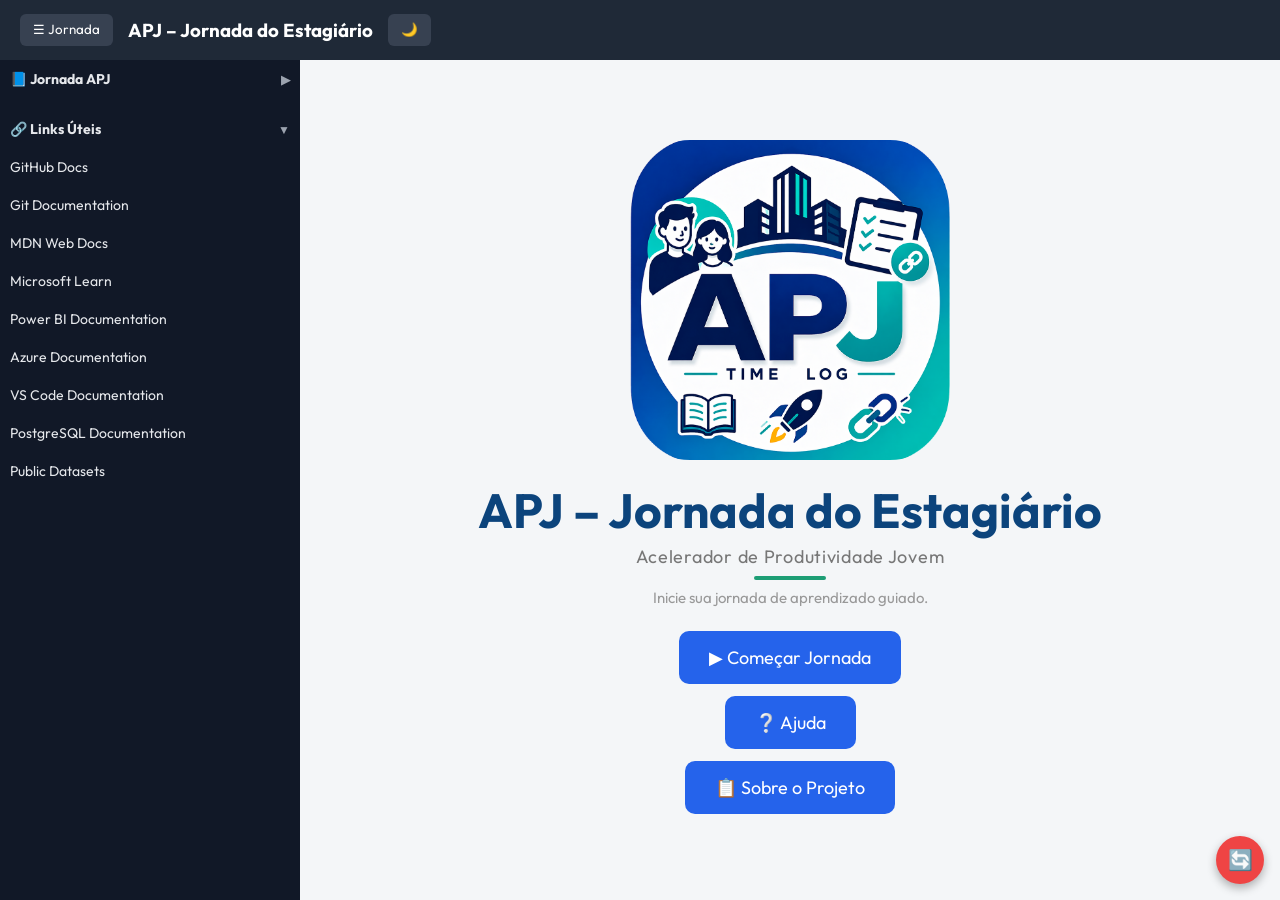
<file: index.html>
<!DOCTYPE html>
<html lang="pt-BR">

<head>
  <meta charset="UTF-8">
  <meta name="viewport" content="width=device-width, initial-scale=1.0">
  <title>APJ – Acelerador de Produtividade do Jovem</title>
  <link rel="stylesheet" href="css/style.css">
  <link rel="shortcut icon" type="imagex/png" href="assets/logotop.png">
  <link rel="preconnect" href="https://fonts.googleapis.com">
  <link href="https://fonts.googleapis.com/css2?family=Outfit:wght@400;600;700&display=swap" rel="stylesheet">
</head>

<body>

  <header>
    <button onclick="toggleSidebar()">☰ Jornada</button>
    <h3>APJ – Jornada do Estagiário</h3>

    <!-- Botão Reset (DEV) -->
    <button id="dev-reset" title="Resetar progresso (DEV)">
      🔄
    </button>
    <button onclick="toggleDarkMode()" id="darkToggle" aria-label="Ativar modo escuro">🌙</button>

  </header>

  <div id="layout">

    <div id="sidebar">

      <!-- Jornada APJ -->
      <div class="sidebar-section">
        <div class="sidebar-header" onclick="toggleSection('jornada')">
          📘 Jornada APJ
          <span id="arrow-jornada">▶</span>
        </div>

        <!-- COMEÇA FECHADA -->
        <div id="jornada-content" class="sidebar-content collapsed"></div>
      </div>

      <!-- Links Úteis -->
      <div class="sidebar-section">
        <div class="sidebar-header" onclick="toggleSection('links')">
          🔗 Links Úteis
          <span id="arrow-links">▼</span>
        </div>

        <!-- COMEÇA ABERTA -->
        <div id="links-content" class="sidebar-content"></div>
      </div>

    </div>

    <div id="content">
      <div id="home">

        <!-- Logo centralizado -->
        <div class="apj-logo-ring">
          <img src="assets/logo1.png" alt="" role="presentation">
        </div>

        <!-- Textos -->
        <div class="apj-texts">
          <h1 class="apj-title">APJ – Jornada do Estagiário</h1>
          <h2 class="apj-subtitle">Acelerador de Produtividade Jovem</h2>
          <div class="apj-divider"></div>
          <p class="apj-desc">Inicie sua jornada de aprendizado guiado.</p>
        </div>

        <!-- Botões -->
        <div class="apj-buttons">
          <button onclick="startJourney()">▶ Começar Jornada</button>
          <button onclick="Help()">❔ Ajuda</button>
          <button onclick="About()">📋 Sobre o Projeto</button>
        </div>

      </div>
    </div>

  </div>

  <div id="modal-img" class="modal-img">
    <span class="fechar">&times;</span>
    <img class="modal-conteudo" id="img-expandida">
  </div>

  <script src="js/data.js"></script>
  <script src="js/app.js"></script>
</body>

</html>
</file>
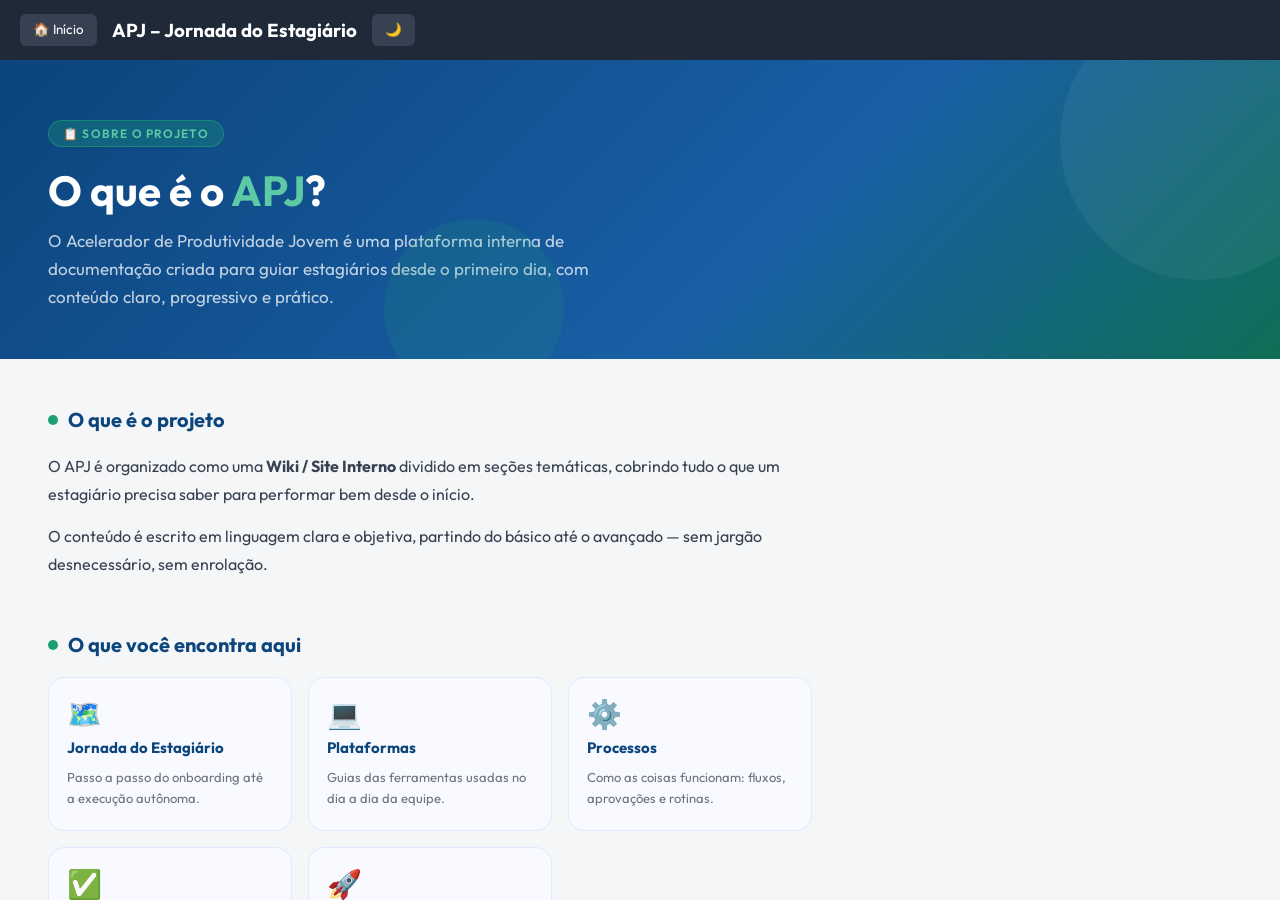
<file: about.html>
<!DOCTYPE html>
<html lang="pt-BR">

<head>
  <meta charset="UTF-8">
  <meta name="viewport" content="width=device-width, initial-scale=1.0">
  <title>APJ – Sobre</title>
  <script>
    (function () {
      const darkMode = localStorage.getItem("darkMode");
      if (darkMode === "on") {
        document.addEventListener("DOMContentLoaded", () => {
          document.body.classList.add("dark-mode");
        });
      }
    })();
  </script>
  <link rel="shortcut icon" type="imagex/png" href="assets/logotop.png">
  <link rel="stylesheet" href="css/style.css">
  <link rel="stylesheet" href="css/about.css">
</head>

<body>

  <header>
    <button onclick="goHome()">🏠 Início</button>
    <h3>APJ – Jornada do Estagiário</h3>
    <button onclick="toggleDarkMode()" id="darkToggle" aria-label="Ativar modo escuro">🌙</button>
  </header>

  <div id="layout">
    <div id="content">

      <!-- HERO -->
      <div class="about-hero">
        <div class="hero-badge">📋 Sobre o Projeto</div>
        <h1>O que é o <span>APJ</span>?</h1>
        <p>O Acelerador de Produtividade Jovem é uma plataforma interna de documentação criada para guiar estagiários desde o primeiro dia, com conteúdo claro, progressivo e prático.</p>
      </div>

      <!-- BODY -->
      <div class="about-body">

        <!-- O QUE É -->
        <div class="about-intro">
          <div class="section-label"><div class="dot"></div><h2>O que é o projeto</h2></div>
          <p>O APJ é organizado como uma <strong>Wiki / Site Interno</strong> dividido em seções temáticas, cobrindo tudo o que um estagiário precisa saber para performar bem desde o início.</p>
          <p>O conteúdo é escrito em linguagem clara e objetiva, partindo do básico até o avançado — sem jargão desnecessário, sem enrolação.</p>
        </div>

        <!-- PILARES -->
        <div>
          <div class="section-label"><div class="dot"></div><h2>O que você encontra aqui</h2></div>
          <div class="pillars-grid">
            <div class="pillar-card">
              <div class="pillar-icon">🗺️</div>
              <h3>Jornada do Estagiário</h3>
              <p>Passo a passo do onboarding até a execução autônoma.</p>
            </div>
            <div class="pillar-card">
              <div class="pillar-icon">💻</div>
              <h3>Plataformas</h3>
              <p>Guias das ferramentas usadas no dia a dia da equipe.</p>
            </div>
            <div class="pillar-card">
              <div class="pillar-icon">⚙️</div>
              <h3>Processos</h3>
              <p>Como as coisas funcionam: fluxos, aprovações e rotinas.</p>
            </div>
            <div class="pillar-card">
              <div class="pillar-icon">✅</div>
              <h3>Boas Práticas</h3>
              <p>O que funciona, o que evitar e como entregar com qualidade.</p>
            </div>
            <div class="pillar-card">
              <div class="pillar-icon">🚀</div>
              <h3>Exemplos Práticos</h3>
              <p>Casos reais e templates prontos para usar.</p>
            </div>
          </div>
        </div>

        <!-- COMO FUNCIONA -->
        <div>
          <div class="section-label"><div class="dot"></div><h2>Como funciona a jornada</h2></div>
          <div class="steps">
            <div class="step-item">
              <div class="step-num">1</div>
              <div class="step-text">
                <h4>Acesse a Jornada</h4>
                <p>Clique em "Começar Jornada" na tela inicial e siga os módulos em ordem.</p>
              </div>
            </div>
            <div class="step-item">
              <div class="step-num">2</div>
              <div class="step-text">
                <h4>Leia e pratique</h4>
                <p>Cada seção tem explicações, checklists e exemplos práticos para fixar o conteúdo.</p>
              </div>
            </div>
            <div class="step-item">
              <div class="step-num">3</div>
              <div class="step-text">
                <h4>Marque seu progresso</h4>
                <p>Conforme avança, seu progresso é salvo automaticamente para você retomar de onde parou.</p>
              </div>
            </div>
            <div class="step-item">
              <div class="step-num">4</div>
              <div class="step-text">
                <h4>Consulte quando precisar</h4>
                <p>Use os links úteis e seções como referência rápida no dia a dia.</p>
              </div>
            </div>
          </div>
        </div>

        <!-- PÚBLICO ALVO -->
        <div class="audience-box">
          <div class="audience-icon">🎯</div>
          <div>
            <h3>Para quem é o APJ?</h3>
            <p>Feito para <strong>estagiários em início de jornada</strong> que precisam se ambientar rápido, entender os processos da equipe e começar a entregar valor sem depender de alguém para cada dúvida.</p>
          </div>
        </div>

      </div>
    </div>
  </div>

  <script src="js/app.js"></script>
</body>

</html>
</file>
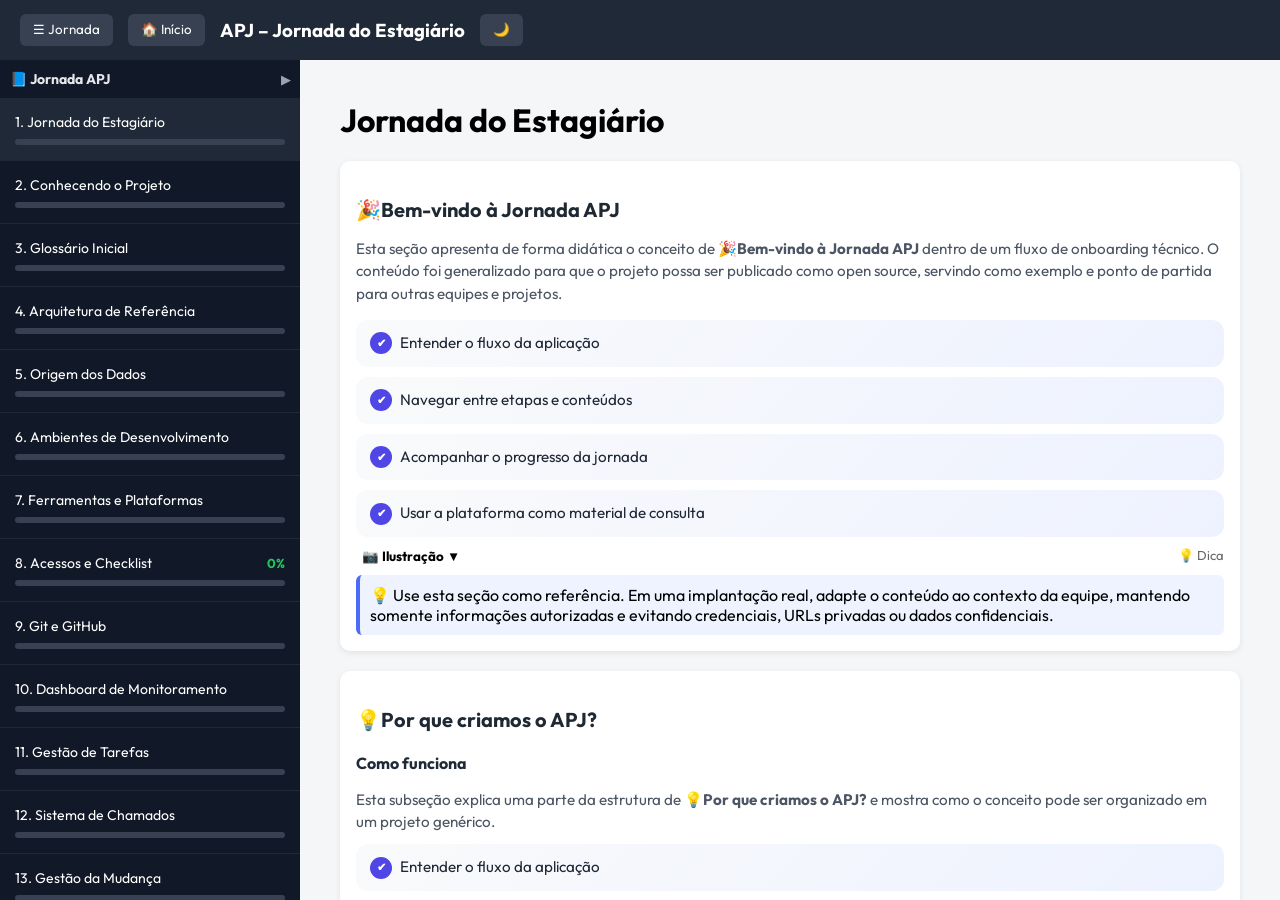
<file: etapa.html>
<!DOCTYPE html>
<html lang="pt-BR">

<head>
  <meta charset="UTF-8">
  <meta name="viewport" content="width=device-width, initial-scale=1.0">
  <title>APJ – Etapas</title>
  <script>
    (function () {
      const darkMode = localStorage.getItem("darkMode");
      if (darkMode === "on") {
        document.addEventListener("DOMContentLoaded", () => {
          document.body.classList.add("dark-mode");
        });
      }
    })();
  </script>
  <link rel="shortcut icon" type="imagex/png" href="assets/logotop.png">
  <link rel="stylesheet" href="css/style.css">
</head>

<body>

  <header>
    <button onclick="toggleSidebar()">☰ Jornada</button>
    <button onclick="goHome()">🏠 Início</button>
    <h3>APJ – Jornada do Estagiário</h3>
    <button onclick="toggleDarkMode()" id="darkToggle" aria-label="Ativar modo escuro">🌙</button>

  </header>

  <div id="layout">

    <div id="sidebar">

      <!-- Jornada APJ -->
      <div class="sidebar-section">
        <div class="sidebar-header" onclick="toggleSection('jornada')">
          📘 Jornada APJ
          <span id="arrow-jornada">▶</span>
        </div>

        <!-- COMEÇA FECHADA -->
        <div id="jornada-content" class="sidebar-content collapsed"></div>
      </div>

      <!-- Links Úteis -->
      <div class="sidebar-section">
        <div class="sidebar-header" onclick="toggleSection('links')">
          🔗 Links Úteis
          <span id="arrow-links">▼</span>
        </div>

        <!-- COMEÇA ABERTA -->
        <div id="links-content" class="sidebar-content"></div>
      </div>

    </div>

    <div id="content">
      <div id="section" class="section"></div>
    </div>

  </div>

  <script src="js/data.js"></script>
  <script src="js/app.js"></script>
</body>

</html>
</file>
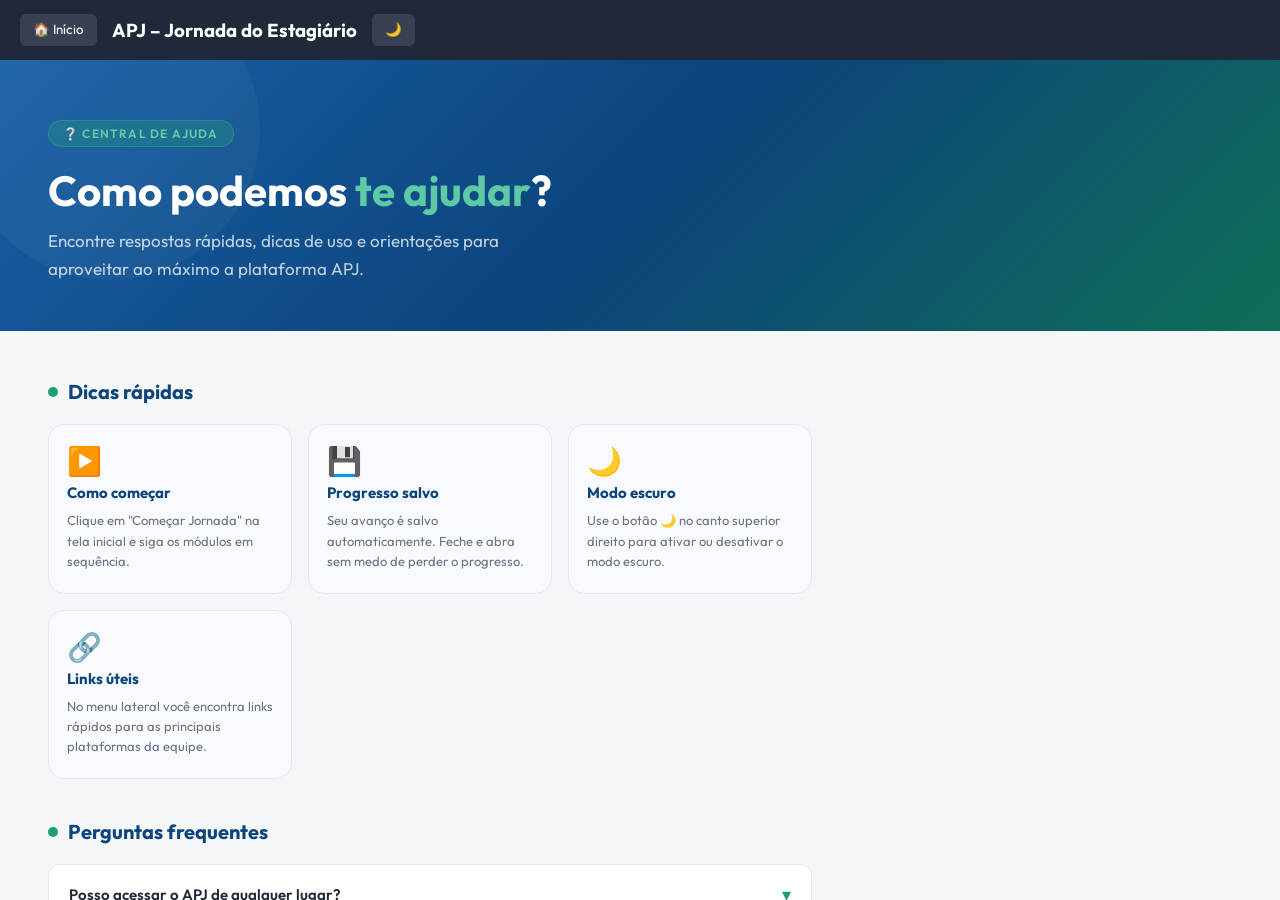
<file: help.html>
<!DOCTYPE html>
<html lang="pt-BR">

<head>
  <meta charset="UTF-8">
  <meta name="viewport" content="width=device-width, initial-scale=1.0">
  <title>APJ – Ajuda</title>
  <script>
    (function () {
      const darkMode = localStorage.getItem("darkMode");
      if (darkMode === "on") {
        document.addEventListener("DOMContentLoaded", () => {
          document.body.classList.add("dark-mode");
        });
      }
    })();
  </script>
  <link rel="stylesheet" href="css/style.css">
  <link rel="stylesheet" href="css/help.css">
  <link rel="shortcut icon" type="imagex/png" href="assets/logotop.png">
</head>

<body>

  <header>
    <button onclick="goHome()">🏠 Início</button>
    <h3>APJ – Jornada do Estagiário</h3>
    <button onclick="toggleDarkMode()" id="darkToggle" aria-label="Ativar modo escuro">🌙</button>
  </header>

  <div id="layout">
    <div id="content">

      <!-- HERO -->
      <div class="help-hero">
        <div class="hero-badge">❔ Central de Ajuda</div>
        <h1>Como podemos <span>te ajudar</span>?</h1>
        <p>Encontre respostas rápidas, dicas de uso e orientações para aproveitar ao máximo a plataforma APJ.</p>
      </div>

      <!-- BODY -->
      <div class="help-body">

        <!-- DICAS RÁPIDAS -->
        <div>
          <div class="section-label"><div class="dot"></div><h2>Dicas rápidas</h2></div>
          <div class="tips-grid">
            <div class="tip-card">
              <div class="tip-icon">▶️</div>
              <h3>Como começar</h3>
              <p>Clique em "Começar Jornada" na tela inicial e siga os módulos em sequência.</p>
            </div>
            <div class="tip-card">
              <div class="tip-icon">💾</div>
              <h3>Progresso salvo</h3>
              <p>Seu avanço é salvo automaticamente. Feche e abra sem medo de perder o progresso.</p>
            </div>
            <div class="tip-card">
              <div class="tip-icon">🌙</div>
              <h3>Modo escuro</h3>
              <p>Use o botão 🌙 no canto superior direito para ativar ou desativar o modo escuro.</p>
            </div>
            <div class="tip-card">
              <div class="tip-icon">🔗</div>
              <h3>Links úteis</h3>
              <p>No menu lateral você encontra links rápidos para as principais plataformas da equipe.</p>
            </div>
          </div>
        </div>

        <!-- FAQ -->
        <div>
          <div class="section-label"><div class="dot"></div><h2>Perguntas frequentes</h2></div>
          <div class="faq-list">

            <div class="faq-item" onclick="toggleFaq(this)">
              <div class="faq-question">
                <span>Posso acessar o APJ de qualquer lugar?</span>
                <div class="faq-arrow">▾</div>
              </div>
              <div class="faq-answer">Sim! O APJ roda direto no navegador, sem instalação. Acesse de qualquer computador com o link do projeto.</div>
            </div>

            <!--<div class="faq-item" onclick="toggleFaq(this)">
              <div class="faq-question">
                <span>Posso usar no celular?</span>
                <div class="faq-arrow">▾</div>
              </div>
              <div class="faq-answer">Pode! A plataforma é responsiva e funciona no navegador mobile. Para a melhor experiência, recomendamos o uso no computador.</div>
            </div>-->

            <div class="faq-item" onclick="toggleFaq(this)">
              <div class="faq-question">
                <span>Os conteúdos são atualizados com frequência?</span>
                <div class="faq-arrow">▾</div>
              </div>
              <div class="faq-answer">Sim. O time responsável pelo APJ atualiza os módulos conforme os processos e ferramentas da equipe evoluem. Sempre que houver novidades relevantes, o conteúdo será revisado.</div>
            </div>

          </div>
        </div>

        <!-- CONTATO -->
        <div class="contact-box">
          <div class="contact-icon">💬</div>
          <div>
            <h3>Ainda com dúvidas?</h3>
            <p>Fale com o seu supervisor ou com o responsável pelo onboarding da equipe. Eles podem te orientar e, se necessário, atualizar o conteúdo do APJ com a sua dúvida.</p>
          </div>
        </div>

      </div>
    </div>
  </div>

  <script src="js/app.js"></script>
  <script>
    function toggleFaq(el) {
      const isOpen = el.classList.contains('open');
      document.querySelectorAll('.faq-item').forEach(i => i.classList.remove('open'));
      if (!isOpen) el.classList.add('open');
    }
  </script>
</body>

</html>
</file>
<file: css/style.css>
@import url('https://fonts.googleapis.com/css2?family=Outfit:wght@400;600;700&display=swap');

* {
  box-sizing: border-box;
  font-family: 'Outfit', Arial, Helvetica, sans-serif;
}

a {
  text-decoration: none;
}
.card a {
  text-decoration: none;
}

.link-dashboard {

  text-decoration: none;
  color: #60a5fa;
  font-weight: 400;
  transition: 0.3s ease;
}
.link-dashboard:hover {
  color: #7E57C2;
  text-decoration: underline;
}

body {
  margin: 0;
  background: #f4f6f8;
  height: 100vh;
  overflow: hidden;
}

/* HEADER */
header {
  height: 60px;
  background: #1f2937;
  color: #fff;
  display: flex;
  align-items: center;
  gap: 15px;
  padding: 0 20px;
}

header button {
  background: #374151;
  color: #fff;
  border: 1px solid transparent; /* ← reserva o espaço */
  padding: 8px 12px;
  border-radius: 6px;
  cursor: pointer;
  display: inline-flex;          /* ← alinhamento estável */
  align-items: center;           /* ← centraliza verticalmente sempre */
  line-height: 1;                /* ← remove variação de altura de linha */
}

/* LAYOUT */
#layout {
  display: flex;
  height: calc(100vh - 60px);
}

/* SIDEBAR */
#sidebar {
  width: 300px;
  background: #111827;
  color: #fff;
  overflow: auto;
  transition: 0.3s;
}

#sidebar.hidden {
  width: 0;
  overflow: hidden;
}
.sidebar-title {
  font-size: 14px;
  margin: 16px 0 8px;
  color: #9ca3af;
}

.sidebar-divider {
  border: none;
  border-top: 1px solid #374151;
  margin: 16px 0;
}

.sidebar-link {
  padding: 10px;
  border-radius: 6px;
  cursor: pointer;
  color: #e5e7eb;
  font-size: 14px;
}

.sidebar-link:hover {
  background: #1f2937;
}

.step {
  padding: 15px;
  border-bottom: 1px solid #1f2937;
  cursor: pointer;
}

.step:hover {
  background: #97a9c2;
}

.step.active {
  background: #1f2937;
}

.progress-bar {
  background: #374151;
  height: 6px;
  border-radius: 4px;
  margin-top: 8px;
}

.progress-fill {
  background: #22c55e;
  height: 6px;
  width: 0%;
  border-radius: 4px;
}

/* CONTENT */
#content {
  flex: 1;
  padding: 40px;
  overflow-y: auto;
}

/* HOME */
#home {
  text-align: center;
  margin-top: 120px;
}

#home h1 {
  font-size: 36px;
}

#home button {
  background: #2563eb;
  color: #fff;
  border: none;
  padding: 15px 30px;
  font-size: 18px;
  border-radius: 10px;
  cursor: pointer;
}

/* SECTION */
.section h1 {
  margin-top: 0;
}


/* FUNDO ESCURO */
.modal-img {
  display: none;
  position: fixed;
  top: 0;
  left: 0;
  width: 100%;
  height: 100%;
  background-color: rgba(0,0,0,0.8);
  justify-content: center;
  align-items: center;
}

.modal-conteudo {
  max-width: 90%;
  max-height: 90%;
}

/* BOTÃO FECHAR */
.fechar {
  position: absolute;
  top: 20px;
  right: 40px;
  color: #fff;
  font-size: 40px;
  cursor: pointer;
}

/* ACTIONS */
.actions {
  display: flex;
  justify-content: space-between;
  margin: 60px 0;
}
.actions button {
  padding: 12px 20px;
  border: none;
  border-radius: 8px;
  cursor: pointer;
}

.finish {
  background: #22c55e;
  color: #fff;
}

.back {
  background: #e5e7eb;
}

/* CHECKLIST */
.card ul {
  list-style: none;
  padding: 0;
}

.card li {
  margin: 8px 0;
}

.card input[type="checkbox"] {
  margin-right: 8px;
}

.access-link {
  text-decoration: none;
  color: #60a5fa;
  font-weight: 600;
  transition: 0.3s ease;
}
.access-link:hover {
  color: #7E57C2;
  text-decoration: underline;
}

.sidebar-section {
  margin-bottom: 12px;
}

.sidebar-header {
  display: flex;
  justify-content: space-between;
  align-items: center;
  padding: 10px;
  cursor: pointer;
  font-weight: bold;
  font-size: 14px;
  color: #e5e7eb;
  border-radius: 6px;
}

.sidebar-header:hover {
  background: #1f2937;
}

.sidebar-content.collapsed {
  display: none;
}

.sidebar-header span {
  font-size: 12px;
  color: #9ca3af;
}

/* Botão Reset (DEV)*/
#dev-reset {
  position: fixed;
  right: 16px;
  bottom: 16px;
  width: 48px;
  height: 48px;
  border-radius: 50%;
  border: none;
  background: #ef4444;
  /* vermelho dev */
  color: #fff;
  font-size: 20px;
  cursor: pointer;
  box-shadow: 0 4px 10px rgba(0, 0, 0, 0.3);
  z-index: 9999;
  transition: transform 0.2s, opacity 0.2s;
}

#dev-reset:hover {
  transform: scale(1.1);
  opacity: 0.9;
}

/* ===== CARD ===== */
.card {
  background: #ffffff;
  border-radius: 16px;
  padding: 20px 22px;
  margin-bottom: 40px; /* ← adicionar isso */
  box-shadow: 0 8px 24px rgba(0, 0, 0, 0.06);
  transition: transform 0.25s ease, box-shadow 0.25s ease;
}

.card:hover {
  transform: translateY(-4px);
  box-shadow: 0 14px 32px rgba(0, 0, 0, 0.1);
}

/* ===== TÍTULO ===== */
.card h3 {
  font-size: 1.25rem;
  margin-bottom: 8px;
  color: #1f2933;
}

/* ===== DESCRIÇÃO ===== */
.card p {
  font-size: 0.95rem;
  color: #4b5563;
  margin-bottom: 14px;
  line-height: 1.5;
}

/* ===== LISTA PREMIUM ===== */
.card ul {
  list-style: none;
  padding: 0;
  margin: 0;
}

/* ITEM */
.card ul li {
  position: relative;
  padding: 12px 14px 12px 44px;
  margin-bottom: 10px;
  background: linear-gradient(135deg, #f9fafb, #eef2ff);
  border-radius: 12px;
  color: #1f2937;
  font-size: 0.95rem;
  line-height: 1.5;
  opacity: 0;
  transform: translateY(10px);
  animation: fadeUp 0.4s ease forwards;
  transition: background 0.25s ease, transform 0.25s ease;
}

/* ÍCONE */
.card ul li::before {
  content: "✔";
  position: absolute;
  left: 14px;
  top: 50%;
  transform: translateY(-50%);
  width: 22px;
  height: 22px;
  background: #4f46e5;
  color: #ffffff;
  border-radius: 50%;
  font-size: 0.7rem;
  font-weight: bold;
  display: flex;
  align-items: center;
  justify-content: center;
}

/* HOVER */
.card ul li:hover {
  background: linear-gradient(135deg, #eef2ff, #e0e7ff);
  transform: translateY(-2px);
}

/* ANIMAÇÃO */
.card ul li:nth-child(1) { animation-delay: 0.05s; }
.card ul li:nth-child(2) { animation-delay: 0.1s; }
.card ul li:nth-child(3) { animation-delay: 0.15s; }
.card ul li:nth-child(4) { animation-delay: 0.2s; }
.card ul li:nth-child(5) { animation-delay: 0.25s; }

@keyframes fadeUp {
  to {
    opacity: 1;
    transform: translateY(0);
  }
}

/* ===== RESPONSIVO ===== */
@media (max-width: 768px) {
  .card {
    padding: 16px;
  }

  .card ul li {
    font-size: 0.9rem;
    padding-left: 40px;
  }
}

/* INICIO Checklist */
.step-top{
  display:flex;
  justify-content:space-between;
  align-items:center;
  font-size:14px;
}

.check-percent{
  font-size:13px;
  color:#22c55e;
  font-weight:bold;
}
/* FIM Checklist */

/* INICIO IMAGEM E DICA */
.card-artigo {
  background: #fff;
  padding: 16px;
  border-radius: 10px;
  margin-bottom: 20px;
  box-shadow: 0 2px 6px rgba(0,0,0,.08);
}

.card-actions {
  display: flex;
  justify-content: space-between;
  margin-top: 10px;
}

.toggle-img {
  background: none;
  border: none;
  cursor: pointer;
  font-weight: bold;
}

.imagem-container {
  display: none;
  margin-top: 12px;
}

.imagem-container img {
  max-width: 80%;
  border-radius: 8px;  
}

.dica-btn {
  font-size: 13px;
  cursor: pointer;
  color: #666;
}

.dica-container {
  display: block;
  margin-top: 10px;
  background: #eef3ff;
  padding: 10px;
  border-left: 4px solid #4a6cf7;
  border-radius: 6px;
}
/* FIM IMAGEM E DICA */

img {
  max-width: 100%;
  height: auto;
  display: block;
}

/* INICIO SEÇÕES */
.card-section {
  margin-top: 20px;
}

.card-section h4 {
  margin-bottom: 6px;
  font-size: 1rem;
  color: #1f2937;
}

.card-section p {
  margin-bottom: 10px;
  color: #4b5563;
}

/* FIM SEÇÕES*/

/* ===== COPYBOX MODERNA ===== */
.copybox-item {
  margin-top: 12px;
}

.copybox-title {
  font-weight: bold;
  margin-bottom: 5px;
}

.copybox-content {
  display: flex;
  align-items: center;
  gap: 10px;
  background: linear-gradient(135deg, #f9fafb, #eef2ff);
  padding: 8px;
  border-radius: 12px;
  border: 1px solid #e0e7ff;
  transition: all 0.25s ease;
}

.copybox-content:focus-within {
  border-color: #4f46e5;
  box-shadow: 0 0 0 3px rgba(79, 70, 229, 0.15);
}

.copybox-input {
  flex: 1;
  border: none;
  background: transparent;
  font-size: 0.9rem;
  color: #1f2937;
  outline: none;
  padding: 6px 8px;
}

.copybox-button {
  background: #4f46e5;
  border: none;
  color: #ffffff;
  padding: 6px 12px;
  border-radius: 8px;
  font-size: 0.85rem;
  font-weight: 500;
  cursor: pointer;
  transition: all 0.2s ease;
}

.copybox-button:hover {
  background: #4338ca;
  transform: translateY(-1px);
}

.copybox-button:active {
  transform: scale(0.96);
}

.copybox-button.copied {
  background: #22c55e;
}
/* ===== FIM COPYBOX MODERNA ===== */





/* INICIO MODO ESCURO GLOBAL */
/* ========================= */


/* TRANSIÇÃO SUAVE */
body,
.card,
.sidebar,
header,
button,
.dica-container,
.imagem-container {
  transition: background-color 0.3s ease, color 0.3s ease;
}

/* FUNDO GERAL */
.dark-mode {
  background-color: #0f172a; /* mais confortável que #121212 */
  color: #e5e7eb;
}

/* HEADER */
.dark-mode header {
  background-color: #1a1a1a;
  border-bottom: 1px solid #2a2a2a;
}

/* SIDEBAR */
.dark-mode #sidebar {
  background-color: #181818;
  border-right: 1px solid #2a2a2a;
}

/* ITENS DA SIDEBAR */
.dark-mode .step {
  color: #e5e7eb;
}

.dark-mode .step.active {
  background-color: #2a2a2a;
  border-left: 4px solid #4dabf7;
}

/* LINKS */
.dark-mode a {
  color: #60a5fa;
}

.dark-mode a:hover {
  color: #93c5fd;
}

/* CARDS */
.dark-mode .card {
  background-color: #1e293b;
  color: #e5e7eb;
  border: 1px solid #2a2a2a;
  box-shadow: none;
}

/* SEÇÕES INTERNAS */
.dark-mode .card-section {
  border-bottom: 1px solid #2a2a2a;
}

/* TEXTOS */
.dark-mode h1,
.dark-mode h2,
.dark-mode h3,
.dark-mode h4 {
  color: #ffffff;
}

.dark-mode p,
.dark-mode span,
.dark-mode label {
  color: #d1d5db;
}

/* 🔥 CORREÇÃO PRINCIPAL - LISTAS */
.dark-mode .card ul li {
  background: linear-gradient(135deg, #1f2937, #111827) !important;
  color: #e5e7eb !important;
}

/* ÍCONE DA LISTA */
.dark-mode .card ul li::before {
  background: #4dabf7;
  color: #ffffff;
}

/* HOVER */
.dark-mode .card ul li:hover {
  background: linear-gradient(135deg, #273549, #1a2233) !important;
}

/* BOTÕES */
.dark-mode button {
  background-color: #2a2a2a;
  border-color: #3a3a3a; 

}

.dark-mode button:hover {
  background-color: #3a3a3a;
}

/* BOTÃO DE AÇÃO */
.dark-mode .finish {
  background-color: #2f9e44;
}

.dark-mode .finish:hover {
  background-color: #37b24d;
}

.dark-mode .back {
  background-color: #495057;
}

.dark-mode .back:hover {
  background-color: #5c6770;
}

/* DICAS */
.dark-mode .dica-container {
  background-color: #1f2937;
  border-left: 4px solid #4dabf7;
  color: #e5e7eb;
}

/* BOTÃO DICA */
.dark-mode .dica-btn {
  color: #60a5fa;
}

/* IMAGENS */
.dark-mode .imagem-container {
  background-color: #111827;
}

/* CHECKLIST */
.dark-mode input[type="checkbox"] {
  accent-color: #4dabf7;
}

/* COPYBOX */
.dark-mode .copybox-input {
  background-color: #111827;
  color: #e5e7eb;
  border: 1px solid #374151;
}

.dark-mode .copybox-button {
  background-color: #2a2a2a;
}

.dark-mode .copybox-button:hover {
  background-color: #3a3a3a;
}

/* PROGRESS BAR */
.dark-mode .progress-bar {
  background-color: #2a2a2a;
}

.dark-mode .progress-fill {
  background-color: #4dabf7;
}

/* MODAL */
.dark-mode #modal-img {
  background-color: rgba(0, 0, 0, 0.9);
}

/* SCROLLBAR */
.dark-mode ::-webkit-scrollbar {
  width: 8px;
}

.dark-mode ::-webkit-scrollbar-track {
  background: #1a1a1a;
}

.dark-mode ::-webkit-scrollbar-thumb {
  background: #444;
  border-radius: 4px;
}

.dark-mode ::-webkit-scrollbar-thumb:hover {
  background: #666;
}

/* FIM MODO ESCURO GLOBAL */

 /* ===== HOME LOGO CENTRALIZADO ===== */
    #home {
      display: flex;
      flex-direction: column;
      align-items: center;
      justify-content: center;
      text-align: center;
      margin-top: 40px;
      gap: 1.5rem;
    }

    #home .apj-logo-ring {
      width: 320px;
      height: 320px;
      border-radius: 60px;
      overflow: hidden;
      display: block;
    }

    #home .apj-logo-ring img {
      width: 100%;
      height: 100%;
      object-fit: cover;
      display: block;
    }

    #home .apj-texts {
      display: flex;
      flex-direction: column;
      align-items: center;
      gap: 8px;
    }

    #home .apj-title {
      font-family: 'Outfit', sans-serif;
      font-size: 48px;
      font-weight: 700;
      color: #0c447c;
      margin: 0;
      line-height: 1.1;
    }

    #home .apj-subtitle {
      font-family: 'Outfit', sans-serif;
      font-size: 18px;
      font-weight: 400;
      color: #777;
      margin: 0;
      letter-spacing: 0.04em;
    }

    #home .apj-desc {
      font-family: 'Outfit', sans-serif;
      font-size: 15px;
      color: #999;
      margin: 0;
    }

    #home .apj-divider {
      width: 72px;
      height: 4px;
      background: #1d9e75;
      border-radius: 2px;
    }

    #home .apj-buttons {
      display: flex;
      flex-direction: column;
      align-items: center;
      gap: 12px;
    }

    /* Dark mode para o home */
    .dark-mode #home .apj-title {
      color: #60a5fa;
    }

    .dark-mode #home .apj-subtitle {
      color: #9ca3af;
    }

    .dark-mode #home .apj-desc {
      color: #6b7280;
    }
/* ===== FIM HOME LOGO CENTRALIZADO ===== */  

/* ===== INICIO HELP & ABOUT ===== */
.hero-badge {
  display: inline-block;
  background: rgba(29,158,117,0.3);
  border: 1px solid rgba(29,158,117,0.6);
  color: #5dcaa5;
  font-size: 12px;
  font-weight: 600;
  letter-spacing: 0.1em;
  text-transform: uppercase;
  padding: 5px 14px;
  border-radius: 20px;
  margin-bottom: 20px;
}

.section-label {
  display: flex;
  align-items: center;
  gap: 10px;
  margin-bottom: 20px;
}

.section-label .dot {
  width: 10px; height: 10px;
  background: #1d9e75;
  border-radius: 50%;
  flex-shrink: 0;
}

.section-label h2 {
  font-size: 20px;
  font-weight: 700;
  color: #0c447c;
  margin: 0;
}

.dark-mode .section-label h2 { color: #60a5fa; }
</file>
<file: css/about.css>
#content {
      flex: 1;
      overflow-y: auto;
      padding: 0;
    }

    /* HERO */
    .about-hero {
      background: linear-gradient(135deg, #0c447c 0%, #185fa5 60%, #0f6e56 100%);
      padding: 60px 48px 48px;
      color: #fff;
      position: relative;
      overflow: hidden;
    }

    .about-hero::before {
      content: '';
      position: absolute;
      top: -60px;
      right: -60px;
      width: 280px;
      height: 280px;
      background: rgba(255, 255, 255, 0.05);
      border-radius: 50%;
    }

    .about-hero::after {
      content: '';
      position: absolute;
      bottom: -40px;
      left: 30%;
      width: 180px;
      height: 180px;
      background: rgba(29, 158, 117, 0.15);
      border-radius: 50%;
    }

    .about-hero h1 {
      font-size: 42px;
      font-weight: 700;
      margin: 0 0 12px;
      line-height: 1.15;
      color: #fff;
    }

    .about-hero h1 span {
      color: #5dcaa5;
    }

    .about-hero p {
      font-size: 17px;
      color: rgba(255, 255, 255, 0.75);
      max-width: 560px;
      margin: 0;
      line-height: 1.65;
    }

    /* BODY */
    .about-body {
      padding: 48px;
      display: flex;
      flex-direction: column;
      gap: 40px;
      max-width: 860px;
    }

    /* O QUE É */
    .about-intro p {
      font-size: 16px;
      color: #374151;
      line-height: 1.75;
      margin: 0 0 14px;
    }

    /* PILARES - GRID */
    .pillars-grid {
      display: grid;
      grid-template-columns: repeat(auto-fit, minmax(200px, 1fr));
      gap: 16px;
    }

    .pillar-card {
      background: #f8faff;
      border: 1.5px solid #e0e7ff;
      border-radius: 16px;
      padding: 22px 18px;
      display: flex;
      flex-direction: column;
      gap: 10px;
      transition: transform 0.2s, box-shadow 0.2s;
    }

    .pillar-card:hover {
      transform: translateY(-4px);
      box-shadow: 0 12px 28px rgba(12, 68, 124, 0.1);
    }

    .pillar-icon {
      font-size: 28px;
      line-height: 1;
    }

    .pillar-card h3 {
      font-size: 15px;
      font-weight: 700;
      color: #0c447c;
      margin: 0;
    }

    .pillar-card p {
      font-size: 13px;
      color: #6b7280;
      margin: 0;
      line-height: 1.55;
    }

    /* COMO FUNCIONA - STEPS */
    .steps {
      display: flex;
      flex-direction: column;
      gap: 0;
    }

    .step-item {
      display: flex;
      gap: 20px;
      position: relative;
    }

    .step-item:not(:last-child)::after {
      content: '';
      position: absolute;
      left: 19px;
      top: 44px;
      width: 2px;
      height: calc(100% - 12px);
      background: #e0e7ff;
    }

    .step-num {
      width: 40px;
      height: 40px;
      border-radius: 50%;
      background: #0c447c;
      color: #fff;
      font-size: 15px;
      font-weight: 700;
      display: flex;
      align-items: center;
      justify-content: center;
      flex-shrink: 0;
      z-index: 1;
    }

    .step-text {
      padding: 8px 0 32px;
    }

    .step-text h4 {
      font-size: 15px;
      font-weight: 700;
      color: #1f2937;
      margin: 0 0 4px;
    }

    .step-text p {
      font-size: 14px;
      color: #6b7280;
      margin: 0;
      line-height: 1.6;
    }

    /* PÚBLICO ALVO */
    .audience-box {
      background: linear-gradient(135deg, #f0fdf4, #e0f2fe);
      border: 1.5px solid #a7f3d0;
      border-radius: 16px;
      padding: 28px 24px;
      display: flex;
      align-items: flex-start;
      gap: 20px;
    }

    .audience-icon {
      font-size: 40px;
      line-height: 1;
      flex-shrink: 0;
    }

    .audience-box h3 {
      font-size: 16px;
      font-weight: 700;
      color: #0c447c;
      margin: 0 0 8px;
    }

    .audience-box p {
      font-size: 14px;
      color: #374151;
      margin: 0;
      line-height: 1.65;
    }

    /* DARK MODE */
    .dark-mode .about-body {
      background: #0f172a;
    }

    .dark-mode .about-intro p {
      color: #d1d5db;
    }

    .dark-mode .pillar-card {
      background: #1e293b;
      border-color: #334155;
    }

    .dark-mode .pillar-card h3 {
      color: #93c5fd;
    }

    .dark-mode .pillar-card p {
      color: #9ca3af;
    }

    .dark-mode .step-num {
      background: #185fa5;
    }

    .dark-mode .step-text h4 {
      color: #e5e7eb;
    }

    .dark-mode .step-text p {
      color: #9ca3af;
    }

    .dark-mode .step-item::after {
      background: #334155;
    }

    .dark-mode .audience-box {
      background: #1e293b;
      border-color: #334155;
    }

    .dark-mode .audience-box h3 {
      color: #60a5fa;
    }

    .dark-mode .audience-box p {
      color: #d1d5db;
    }
</file>
<file: css/help.css>
#content {
      flex: 1;
      overflow-y: auto;
      padding: 0;
    }

    /* HERO */
    .help-hero {
      background: linear-gradient(135deg, #185fa5 0%, #0c447c 50%, #0f6e56 100%);
      padding: 60px 48px 48px;
      color: #fff;
      position: relative;
      overflow: hidden;
    }

    .help-hero::before {
      content: '';
      position: absolute;
      top: -80px;
      left: -40px;
      width: 300px;
      height: 300px;
      background: rgba(255, 255, 255, 0.04);
      border-radius: 50%;
    }

    .help-hero h1 {
      font-size: 42px;
      font-weight: 700;
      margin: 0 0 12px;
      line-height: 1.15;
      color: #fff;
    }

    .help-hero h1 span {
      color: #5dcaa5;
    }

    .help-hero p {
      font-size: 17px;
      color: rgba(255, 255, 255, 0.75);
      max-width: 520px;
      margin: 0;
      line-height: 1.65;
    }

    /* BODY */
    .help-body {
      padding: 48px;
      display: flex;
      flex-direction: column;
      gap: 40px;
      max-width: 860px;
    }

    /* QUICK TIPS - CARDS */
    .tips-grid {
      display: grid;
      grid-template-columns: repeat(auto-fit, minmax(220px, 1fr));
      gap: 16px;
    }

    .tip-card {
      background: #f8faff;
      border: 1.5px solid #e0e7ff;
      border-radius: 16px;
      padding: 22px 18px;
      display: flex;
      flex-direction: column;
      gap: 8px;
      transition: transform 0.2s, box-shadow 0.2s;
    }

    .tip-card:hover {
      transform: translateY(-4px);
      box-shadow: 0 12px 28px rgba(12, 68, 124, 0.1);
    }

    .tip-icon {
      font-size: 28px;
      line-height: 1;
    }

    .tip-card h3 {
      font-size: 15px;
      font-weight: 700;
      color: #0c447c;
      margin: 0;
    }

    .tip-card p {
      font-size: 13px;
      color: #6b7280;
      margin: 0;
      line-height: 1.55;
    }

    /* FAQ */
    .faq-list {
      display: flex;
      flex-direction: column;
      gap: 12px;
    }

    .faq-item {
      border: 1.5px solid #e5e7eb;
      border-radius: 12px;
      overflow: hidden;
      transition: border-color 0.2s;
    }

    .faq-item.open {
      border-color: #1d9e75;
    }

    .faq-question {
      display: flex;
      justify-content: space-between;
      align-items: center;
      padding: 18px 20px;
      cursor: pointer;
      user-select: none;
      background: #fff;
      transition: background 0.2s;
    }

    .faq-question:hover {
      background: #f8faff;
    }

    .faq-item.open .faq-question {
      background: #f0fdf4;
    }

    .faq-question span {
      font-size: 15px;
      font-weight: 600;
      color: #1f2937;
    }

    .faq-arrow {
      font-size: 18px;
      color: #1d9e75;
      transition: transform 0.25s;
      flex-shrink: 0;
    }

    .faq-item.open .faq-arrow {
      transform: rotate(180deg);
    }

    .faq-answer {
      display: none;
      padding: 0 20px 18px;
      font-size: 14px;
      color: #4b5563;
      line-height: 1.7;
      background: #f0fdf4;
    }

    .faq-item.open .faq-answer {
      display: block;
    }

    /* CONTATO */
    .contact-box {
      background: linear-gradient(135deg, #eff6ff, #f0fdf4);
      border: 1.5px solid #bfdbfe;
      border-radius: 16px;
      padding: 28px 24px;
      display: flex;
      align-items: flex-start;
      gap: 20px;
    }

    .contact-icon {
      font-size: 40px;
      flex-shrink: 0;
    }

    .contact-box h3 {
      font-size: 16px;
      font-weight: 700;
      color: #0c447c;
      margin: 0 0 8px;
    }

    .contact-box p {
      font-size: 14px;
      color: #374151;
      margin: 0;
      line-height: 1.65;
    }

    /* DARK MODE */
    .dark-mode .help-body {
      background: #0f172a;
    }

    .dark-mode .tip-card {
      background: #1e293b;
      border-color: #334155;
    }

    .dark-mode .tip-card h3 {
      color: #93c5fd;
    }

    .dark-mode .tip-card p {
      color: #9ca3af;
    }

    .dark-mode .faq-item {
      border-color: #334155;
    }

    .dark-mode .faq-item.open {
      border-color: #1d9e75;
    }

    .dark-mode .faq-question {
      background: #1e293b;
    }

    .dark-mode .faq-question:hover {
      background: #273549;
    }

    .dark-mode .faq-item.open .faq-question {
      background: #14292a;
    }

    .dark-mode .faq-question span {
      color: #e5e7eb;
    }

    .dark-mode .faq-answer {
      background: #14292a;
      color: #d1d5db;
    }

    .dark-mode .contact-box {
      background: #1e293b;
      border-color: #334155;
    }

    .dark-mode .contact-box h3 {
      color: #60a5fa;
    }

    .dark-mode .contact-box p {
      color: #d1d5db;
    }
</file>
